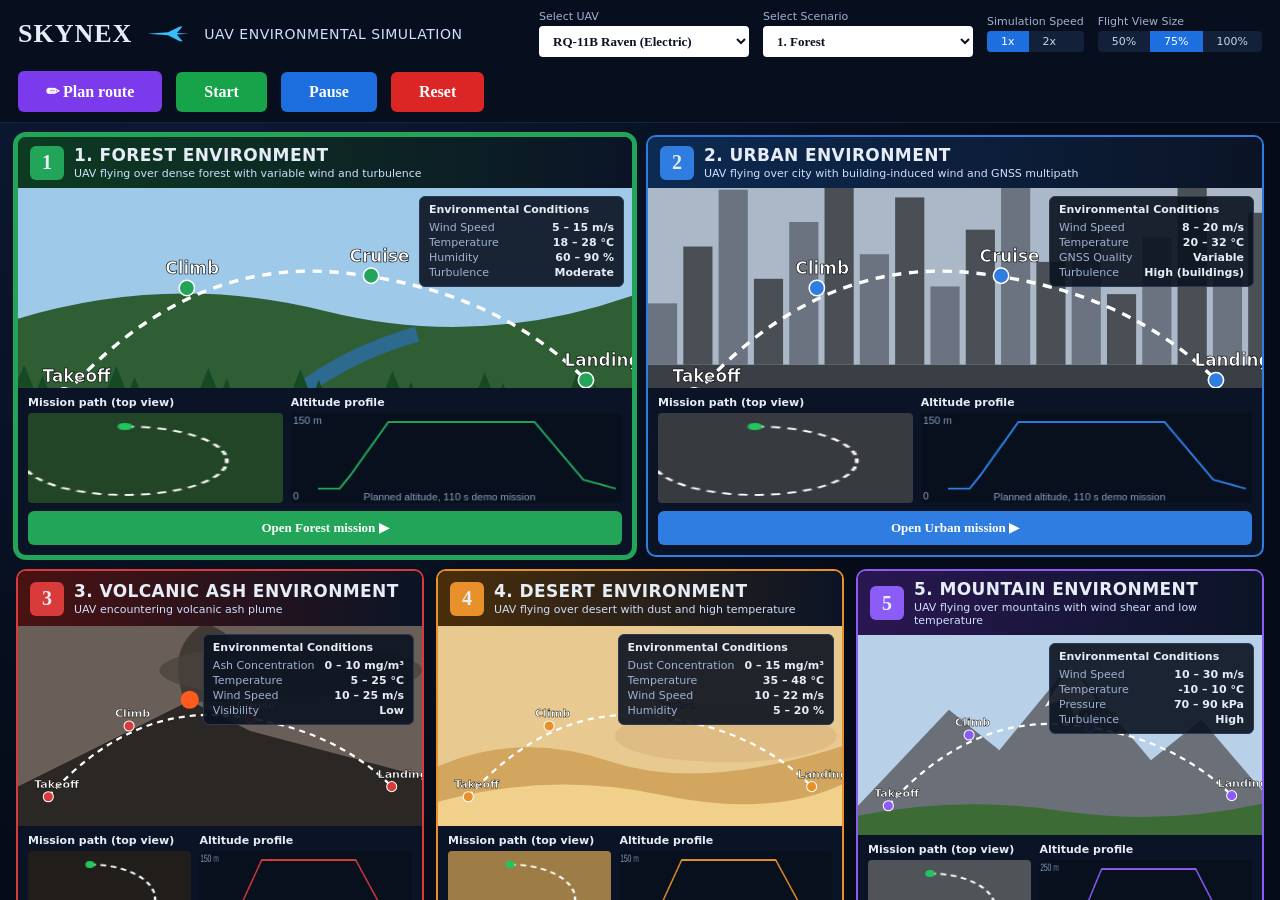
<file: skynex-simulator/index.html>
<!DOCTYPE html>
<html lang="en"><head><meta charset="utf-8"><link rel="manifest" href="manifest.webmanifest"><meta name="theme-color" content="#050b17"><title>SKYNEX 3D Simulator</title>
<meta name="viewport" content="width=device-width,initial-scale=1">
<link rel="stylesheet" href="css/app.css"></head><body>
<div id="app">
<header>
 <div class="logo">SKYNEX</div>
 <svg viewBox="0 0 60 24" width="50"><path d="M2 12L30 10L46 2L50 2L42 11L58 12L42 13L50 22L46 22L30 14Z" fill="#38bdf8"/></svg>
 <div class="ttl">UAV ENVIRONMENTAL MISSION SIMULATOR</div><div class="sp"></div>
 <div id="live"><i></i><span id="livet">DEMO SIMULATION</span></div>
 <div class="hb"><small>Mission Time</small><b id="mtime">00:00:00</b></div>
 <div class="hb"><small>Simulation Speed</small><div class="seg"><button id="sp1" class="on">1x</button><button id="sp2">2x</button></div></div>
 <div class="hb"><small>Flight View Size</small><div class="seg"><button data-vs="50">50%</button><button data-vs="75">75%</button><button data-vs="100">100%</button></div></div><div class="hb"><small>Link</small><b id="lnk" style="font-size:12px;font-weight:600">local</b></div><button id="bLog" class="rst" style="padding:10px 12px" title="Alert log and tools (L)" aria-label="Alert log and tools">📋</button><button id="bHelp" class="rst" style="padding:10px 12px" title="Keys (H)" aria-label="Keyboard shortcuts">?</button><button id="bFull" class="rst" title="Browser full screen" aria-label="Browser full screen">⛶</button><button id="bLobby" class="rst" title="Back to the scenario lobby">◀ Scenarios</button><button id="bPause" class="pause" aria-label="Pause simulation">⏸ Pause</button><button id="bReset" class="rst" aria-label="Reset simulation">⟳ Reset</button><button id="bGear" class="rst" title="Data source, manual control, terrain loaders" aria-label="Options">⚙</button>
</header>
<div id="main">
 <aside id="left">
  <div class="p"><div id="aimg"></div><h2 id="aname"></h2><div id="atype"></div><div id="aspec"></div></div>
  <div class="p"><h3>ENVIRONMENTAL CONDITIONS</h3><div id="env"></div></div>
  <div class="p evp"><h3>MISSION EVENTS</h3><div id="evl"></div></div>
 </aside>
 <section id="centre">
  <div id="banner" class="p"><div id="sicon"></div><div class="sd"><b id="sname"></b><small id="sdesc"></small></div><div id="steps"></div></div>
  <div id="view">
   <div id="tel"></div>
   <div id="cmp"><div id="dial"><span class="n">N</span><span class="e">E</span><span class="s">S</span><span class="w">W</span></div><svg id="cpl" viewBox="0 0 20 20"><path d="M10 2L15 17L10 14L5 17Z" fill="#fff"/></svg></div>
   <canvas id="mm" width="150" height="190"></canvas>
   <div id="camb"><button data-cam="chase" class="on">Chase</button><button data-cam="fpv">FPV</button><button data-cam="top">Top</button><button data-cam="free">Free</button></div>
   <div id="fl"></div><div id="warn"></div><div id="stale">STALE DATA — holding last known state</div>
  </div>
  <div id="tstrip"></div>
  <div id="bot"><div class="p"><h3>ENVIRONMENT VIEW <small>(Side View)</small></h3><canvas id="sv" width="900" height="200"></canvas></div>
   <div class="p"><h3>CAMERA VIEW <small>(Top View)</small></h3><canvas id="cvTop" width="320" height="180"></canvas></div></div>
 </section>
</div></div>
<div id="lobby"><div id="lh"><div class="logo">SKYNEX</div><svg viewBox="0 0 60 24" width="44"><path d="M2 12L30 10L46 2L50 2L42 11L58 12L42 13L50 22L46 22L30 14Z" fill="#38bdf8"/></svg><div class="ttl">UAV ENVIRONMENTAL SIMULATION</div><div class="sp"></div>
<label>Select UAV<select id="lac"><option value="EAGLE_EYE_MINI">Eagle Eye Mini (Petrol)</option><option value="RQ11B" selected>RQ-11B Raven (Electric)</option></select></label><label>Select Scenario<select id="lsc"></select></label>
<label>Simulation Speed<div class="seg"><button id="lsp1" class="on">1x</button><button id="lsp2">2x</button></div></label><label>Flight View Size<div class="seg"><button data-vs="50">50%</button><button data-vs="75">75%</button><button data-vs="100">100%</button></div></label><button class="act b" id="bRoute" style="background:#7c3aed">✏ Plan route</button><button class="act g" id="lStart">Start</button><button class="act b" id="lPause">Pause</button><button class="act r" id="lReset">Reset</button></div><div id="grid"></div></div>
<div id="alp" class="box"><b>Alert log &amp; tools</b>
<div class="row"><button id="tShot">📷 Screenshot</button><button id="tRep">📄 Mission report</button></div>
<div class="row"><button id="tSave">💾 Save recording</button><button id="tLoad">📂 Load recording</button></div><input id="tFile" type="file" accept=".json" style="display:none">
<div class="row"><button id="tSnd">🔕 Audio cues: off</button><button id="tClr">Clear log</button></div><div class="row"><button id="tUnit">Units: metric</button><button id="tPerf">Perf HUD: off</button></div><div id="alg"></div></div>
<div id="scrub" class="box" style="left:50%;bottom:12px;transform:translateX(-50%);width:min(520px,80vw);display:none"><small id="scl"></small><input type="range" id="scr" min="0" max="1" value="0" style="width:100%"></div>
<div id="perf" class="box" style="left:12px;bottom:12px;display:none;font:11px monospace"></div>
<div id="rte"><div class="p" style="width:min(680px,94vw)"><h3>Plan a route <small>click to add waypoints (first click = takeoff, max 10)</small></h3><canvas id="rc" width="640" height="640" style="width:100%;background:#0b1426;border-radius:6px;cursor:crosshair"></canvas><div id="rinfo" style="margin:6px 0;color:#b6c4dc;font-size:12px"></div><div class="row"><button id="rUndo">Undo</button><button id="rClr">Clear</button></div><div class="row" style="margin-top:6px"><button id="rFly" style="background:#16a34a">Fly this route</button><button id="rClose">Close</button></div></div></div>
<div id="kb"><div class="p" style="max-width:420px"><h3>Keyboard</h3><div class="sr"><span>1 / 2 / 3 / 4</span><b>Chase / FPV / Top / Free camera</b></div><div class="sr"><span>Mouse wheel</span><b>Zoom</b></div><div class="sr"><span>L</span><b>Alert log and tools</b></div><div class="sr"><span>H or ?</span><b>This help</b></div><div class="sr"><span>Drag a panel</span><b>Move it</b></div><small>Click anywhere to close</small></div></div>
<div id="ctl" class="box">
 <b>SKYNEX 3D · Laptop 2</b>
 <input id="url" value="ws://192.168.1.10:8000/ws/3d-simulator" spellcheck="false">
 <div class="row"><button id="bLive">Connect live</button><button id="bDemo" class="on">Demo mode</button></div>
 <button id="bMan">Manual control (sliders + drag)</button>
 <div class="row"><select id="ac"><option value="EAGLE_EYE_MINI">Eagle Eye Mini</option><option value="RQ11B">RQ-11B Raven</option></select>
 <select id="sc"><option>FOREST</option><option>URBAN</option><option>ASH</option><option>DESERT</option><option>MOUNTAIN</option></select></div>
 <input id="tok" placeholder="auth token (optional, sent as ?token=)">
 <button id="bRec">Replay last mission</button>
 <div class="row"><select id="spd"><option value="0.5">0.5x</option><option value="1" selected>1x</option><option value="2">2x</option><option value="4">4x</option></select><input id="glb" type="file" accept=".glb" title="Load a .glb for the current aircraft"></div>
 <div class="row"><select id="wx"><option>CLEAR</option><option>CLOUDY</option><option>RAIN</option><option>FOG</option><option>DUST</option></select><input id="tod" type="range" min="5" max="19" step=".25" value="11" title="Time of day (sun position)"></div>
 <select id="ql" title="Render quality (terrain detail + vegetation density); auto-lowers if FPS is poor"><option>HIGH</option><option>MED</option><option>LOW</option></select>
 <input id="ll" value="12.97,77.59" title="lat,lon used for real data when no live origin exists">
 <div class="row"><button id="bDEM">Real terrain (DEM)</button><button id="bOSM">OSM buildings/roads</button></div><button id="bSat">Satellite imagery</button>
 <small id="dsrc"></small>
 <input id="tif" type="file" accept=".tif,.tiff" title="GeoTIFF DEM in EPSG:4326 (lat/lon) covering the aircraft origin">
 <div class="row"><input id="hm" type="file" accept="image/*" title="Grayscale DEM heightmap covering 8x8 km"><input id="hmA" type="number" value="600" title="Elevation of white pixels (m)"></div>
 <small style="color:#8aa0c0">Selectors drive demo mode only; live frames decide aircraft and scenario. GLB: forward = -Z, name the propeller node "prop". Wheel = zoom. Drag any panel by its background to move it. Manual + Top camera: drag the aircraft on the map. Drop a .glb anywhere to load a model.</small>
</div>
<div id="man" class="box"></div>
<script src="vendor/three.min.js"></script>
<script src="vendor/GLTFLoader.js"></script>
<script src="vendor/geotiff.js"></script>
<script src="js/core.js"></script><script src="js/app.js"></script></body></html>
</file>
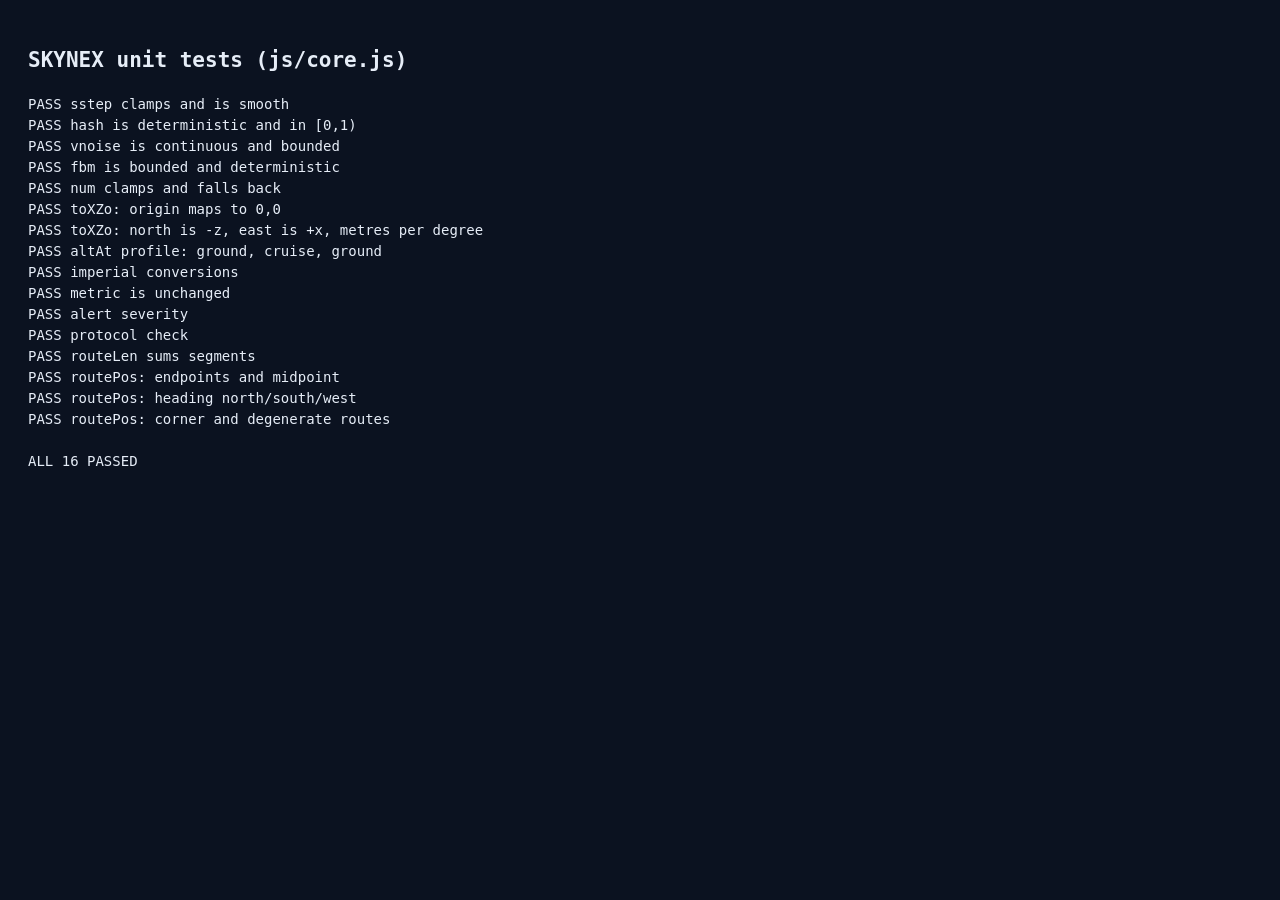
<file: skynex-simulator/tests.html>
<!doctype html><html lang="en"><head><meta charset="utf-8"><title>SKYNEX unit tests</title>
<style>body{font:14px/1.5 ui-monospace,Menlo,monospace;background:#0b1220;color:#e6edf7;padding:20px}pre{white-space:pre-wrap}</style></head>
<body><h2>SKYNEX unit tests (js/core.js)</h2><pre id="out">running...</pre>
<script src="js/core.js"></script><script src="js/tests.js"></script></body></html>
</file>
<file: skynex-simulator/css/app.css>
html,body{margin:0;height:100%;background:#050b17;overflow:hidden;font:12px 'Segoe UI',system-ui,sans-serif;color:#e6edf7}
canvas{display:block}
.ok{color:#4ade80}.st{color:#fbbf24}.off{color:#f87171}.scrub{cursor:ew-resize;border-bottom:1px dashed #7fd1ff;color:#fff;padding:0 2px}
.box{position:fixed;background:#0b1220f2;border:1px solid #2a3a55;border-radius:10px;padding:10px 12px;z-index:30;user-select:none}
#ctl{right:12px;top:64px;width:290px;display:none;gap:6px;align-content:start;max-height:calc(100vh - 76px);overflow:auto}#ctl.open{display:grid}
#ctl input,#ctl select,#ctl button{background:#13203a;color:#e6edf7;border:1px solid #2a3a55;border-radius:6px;padding:6px;font:inherit}
#ctl button{cursor:pointer}#ctl button.on{background:#0e7490}
.row{display:grid;grid-template-columns:1fr 1fr;gap:6px}
#man{right:314px;top:64px;width:250px;max-height:calc(100vh - 76px);overflow:auto;display:none}#man label{display:flex;justify-content:space-between;margin-top:5px}#man input[type=range]{width:100%}
#app{display:grid;grid-template-rows:56px minmax(0,1fr);height:100vh}
header{display:flex;align-items:center;gap:16px;padding:0 16px;background:#070f1f;border-bottom:1px solid #16243f}
.logo{font:700 26px 'Segoe UI';letter-spacing:1px}.ttl{color:#cfe0ff;font-size:14px;letter-spacing:.5px}.sp{flex:1}
#live{display:flex;align-items:center;gap:6px;color:#4ade80;font-size:11px;font-weight:600}#live i{width:9px;height:9px;border-radius:50%;background:currentColor}
.hb{display:grid;gap:2px;text-align:center}.hb small{color:#9fb2d0;font-size:10px}.hb b{font-size:16px}
.seg{display:flex;border-radius:4px;overflow:hidden;background:#13203a}.seg button{border:0;background:none;color:#cbd5e1;padding:4px 14px;cursor:pointer;font:inherit}.seg button.on{background:#1d6fe0;color:#fff}
header>button{border:0;border-radius:8px;color:#fff;padding:10px 20px;font:600 15px inherit;cursor:pointer}.pause{background:#dc2626}.pause.res{background:#16a34a}.rst{background:#2a3347}
#main{display:grid;grid-template-columns:268px minmax(0,1fr);gap:10px;padding:10px;min-height:0}
.p{background:#0b1426;border:1px solid #1b2a45;border-radius:8px;padding:10px;min-height:0}.p h3{margin:0 0 8px;font-size:12px;letter-spacing:.5px}.p h3 small{color:#9fb2d0;font-weight:400}
#left{display:grid;grid-template-rows:auto auto minmax(0,1fr);gap:10px;min-height:0}
#aimg{height:104px;display:grid;place-items:center;background:linear-gradient(#2c5688,#10223d);border-radius:6px}#aname{margin:8px 0 0;font-size:18px}#atype{color:#9fb2d0;margin-bottom:6px}
.sr,.er{display:flex;justify-content:space-between;padding:3px 0}.sr span,.er span:nth-child(2){color:#b6c4dc}.er{gap:8px}.er span:first-child{width:20px}.er span:nth-child(2){flex:1}
.evp{overflow:auto}.evr{display:grid;grid-template-columns:14px 42px 1fr;gap:6px;align-items:center;padding:3px 4px;border-radius:4px;color:#9fb2d0}.evr i{width:10px;height:10px;border-radius:50%;background:#475569}
.evr.done{color:#e6edf7}.evr.done i{background:#22c55e}.evr.cur{background:#7f1d1d;color:#fff}.evr.cur i{background:#ef4444}
#centre{display:grid;grid-template-rows:auto minmax(150px,1fr) clamp(112px,17vh,150px) clamp(120px,20vh,185px);gap:8px;min-height:0}
#banner{display:flex;align-items:center;gap:14px;padding:6px 12px}#sicon{font-size:30px;background:#12351f;border-radius:6px;padding:4px 10px}.sd{display:grid;min-width:280px;max-width:360px}.sd b{font-size:16px}.sd small{color:#b6c4dc}
#steps{flex:1;display:flex;position:relative}#steps::before{content:'';position:absolute;left:8%;right:8%;top:25px;height:2px;background:#334155}
.stp{flex:1;text-align:center;position:relative;color:#cbd5e1}.stp i{display:block;margin:6px auto 0;width:14px;height:14px;border-radius:50%;background:#e2e8f0;border:2px solid #0b1426;position:relative}.stp.done i{background:#22c55e}.stp.cur{color:#ff6b6b}.stp.cur i{background:#ef4444}
#view{position:relative;border:1px solid #1b2a45;border-radius:8px;overflow:hidden;min-height:0;background:#0b1220}
#tel{position:absolute;left:10px;top:10px;background:#0b1426cc;border:1px solid #2a3a55;border-radius:6px;padding:8px 12px;z-index:2;min-width:230px}#tel div{display:flex;justify-content:space-between;gap:20px;padding:1px 0}#tel span{color:#b6c4dc}
#cmp{position:absolute;right:176px;top:12px;width:104px;height:104px;z-index:2;pointer-events:none}
#dial{position:absolute;inset:0;border:2px solid #cbd5e1;border-radius:50%;background:#0b1426aa;font-weight:700}#dial span{position:absolute;font-size:11px}.n{top:2px;left:48%}.s{bottom:2px;left:48%}.e{right:5px;top:44%}.w{left:5px;top:44%}
#cpl{position:absolute;left:34px;top:34px;width:36px;height:36px}
#mm{position:absolute;right:10px;top:12px;width:150px;height:190px;border:1px solid #2a3a55;border-radius:6px;z-index:2;pointer-events:none}
#camb{position:absolute;right:10px;bottom:10px;display:flex;gap:4px;z-index:2}#camb button{background:#0b1426cc;border:1px solid #2a3a55;color:#cbd5e1;border-radius:6px;padding:4px 10px;cursor:pointer}#camb button.on{background:#1d6fe0;color:#fff}
#fl{position:absolute;left:10px;bottom:10px;z-index:2;background:#0b1426cc;border:1px solid #2a3a55;border-radius:6px;padding:6px 10px;max-width:300px;line-height:1.5}
#warn,#stale{position:absolute;left:50%;transform:translateX(-50%);padding:7px 18px;border-radius:8px;font-weight:700;display:none;z-index:3}#warn{top:10px;background:#b91c1c}#stale{top:48px;background:#b45309}
#tstrip{display:grid;grid-template-columns:repeat(7,1fr);grid-auto-rows:minmax(96px,1fr);gap:8px;min-height:0}
.tc{background:#0b1426;border:1px solid #1b2a45;border-radius:8px;padding:6px 8px;display:grid;grid-template-rows:auto auto minmax(0,1fr);min-height:0}.th{display:flex;gap:6px;align-items:center}.th small{color:#b6c4dc}.tc b{font-size:19px}.tc canvas{width:100%;height:100%;min-height:0}
#bot{display:grid;grid-template-columns:minmax(0,1fr) 300px;gap:8px;min-height:0}#bot .p{display:grid;grid-template-rows:auto minmax(0,1fr)}#sv,#cvTop{width:100%;height:100%;border-radius:4px;min-height:0}

#lobby{position:fixed;inset:0;z-index:60;background:radial-gradient(circle at 15% 0,#0d1b36,#050b17 62%);overflow:auto;display:none}#lobby.show{display:block}
#lh{display:flex;align-items:center;gap:14px;padding:10px 18px;background:#070f1f;border-bottom:1px solid #16243f;position:sticky;top:0;z-index:3;flex-wrap:wrap}
#lh label{display:grid;gap:3px;color:#9fb2d0;font-size:11px}#lh select{background:#fff;color:#0b1220;border:0;border-radius:4px;padding:7px 10px;font:600 13px 'Segoe UI';min-width:210px}
#lh .act{border:0;border-radius:6px;color:#fff;padding:11px 28px;font:700 16px 'Segoe UI';cursor:pointer}.g{background:#16a34a}.b{background:#1d6fe0}.r{background:#dc2626}
#grid{display:grid;grid-template-columns:repeat(6,1fr);gap:12px;padding:12px 16px}
.cd{grid-column:span 2;border:2px solid var(--c);border-radius:10px;background:#0b1426;overflow:hidden;display:grid;grid-template-rows:auto 200px auto auto;cursor:pointer;transition:transform .15s,box-shadow .15s}
.cd:nth-child(-n+2){grid-column:span 3}.cd:hover{transform:translateY(-2px);box-shadow:0 0 20px var(--c)}.cd.sel{box-shadow:0 0 0 3px var(--c)}
.ch{display:flex;gap:10px;align-items:center;padding:8px 12px;background:linear-gradient(90deg,var(--c2),#0b1426)}.cn{font:700 20px 'Segoe UI';background:var(--c);border-radius:6px;min-width:34px;height:34px;display:grid;place-items:center}
.ch b{font-size:17px;letter-spacing:.4px}.ch small{display:block;color:#cfe0ff;font-size:11px;margin-top:2px}
.ca{position:relative;overflow:hidden}.ca svg{width:100%;height:100%;display:block}
.cc{position:absolute;right:8px;top:8px;background:#0b1220e6;border:1px solid #2a3a55;border-radius:6px;padding:6px 9px;font-size:11px;min-width:185px}.cc h4{margin:0 0 4px;font-size:11px}.cc div{display:flex;justify-content:space-between;gap:10px;padding:1px 0}.cc span{color:#9fb2d0}
.cb{display:grid;grid-template-columns:1fr 1.3fr;gap:8px;padding:8px 10px}.cb h5{margin:0 0 4px;font-size:11px}.cb canvas{width:100%;height:90px;background:#08101e;border-radius:4px;display:block}
.open{margin:0 10px 10px;border:0;border-radius:6px;color:#fff;background:var(--c);padding:9px;font:700 13px 'Segoe UI';cursor:pointer}
@media(max-width:900px){#grid{grid-template-columns:1fr}.cd,.cd:nth-child(-n+2){grid-column:auto}}

/* flight view size: 50% / 75% = that share of the screen height (page scrolls for the rest); 100% = the flight view fills the whole screen under the header */
body.vs50{--vh:50vh}body.vs75{--vh:75vh}
body.vs50 #centre,body.vs75 #centre{grid-template-rows:auto var(--vh) clamp(112px,17vh,150px) clamp(120px,20vh,185px);overflow-y:auto;overflow-x:hidden}
body.vs100 #view{position:fixed;left:0;right:0;top:56px;bottom:0;z-index:25;border-radius:0;border:0}

#lnk{color:#e6edf7}#alp{right:12px;top:64px;width:340px;max-height:70vh;overflow:auto;display:none}#alp button{background:#13203a;color:#e6edf7;border:1px solid #2a3a55;border-radius:6px;padding:6px;font:inherit;cursor:pointer}#alp .row{margin-top:6px}
#alp .al{display:grid;grid-template-columns:64px 1fr;gap:6px;padding:3px 0;border-bottom:1px solid #16243f;font-size:11px}.crit{color:#f87171}.warn2{color:#fbbf24}
#kb{position:fixed;inset:0;z-index:80;background:#050b17ee;display:none;place-items:center}#kb.show{display:grid}

#view canvas{touch-action:none}#rte{position:fixed;inset:0;z-index:90;background:#050b17ee;display:none;place-items:center}#rte.show{display:grid}#rte button{background:#13203a;color:#e6edf7;border:1px solid #2a3a55;border-radius:6px;padding:8px;font:inherit;cursor:pointer}#rte .row{display:grid;grid-template-columns:1fr 1fr;gap:6px}


/* narrower laptops / tablets: stack the columns instead of squeezing them */
@media(max-width:1180px){
 #main{grid-template-columns:1fr;overflow-y:auto}
 #left{grid-template-columns:1fr 1fr;grid-template-rows:auto auto}
 #left .evp{grid-column:span 2;max-height:170px}
 #bot{grid-template-columns:1fr}
}
@media(max-width:1000px){
 header{gap:8px;padding:0 8px;overflow-x:auto}
 .ttl{display:none}
 header>button{padding:8px 12px;font-size:13px}
 .hb b{font-size:14px}.hb small{display:none}
 #tstrip{grid-template-columns:repeat(auto-fit,minmax(132px,1fr))}
 #camb{gap:3px}
 #tel{font-size:11px;min-width:190px}
 #mm{width:110px;height:140px}
 #cmp{right:132px;width:84px;height:84px}#cpl{left:24px;top:24px;width:32px;height:32px}
 #alp{width:min(320px,92vw)}
}
@media(max-width:720px){
 #left{grid-template-columns:1fr}#left .evp{grid-column:auto}
 #banner{flex-wrap:wrap}#steps{order:3;flex-basis:100%}
}
</file>
